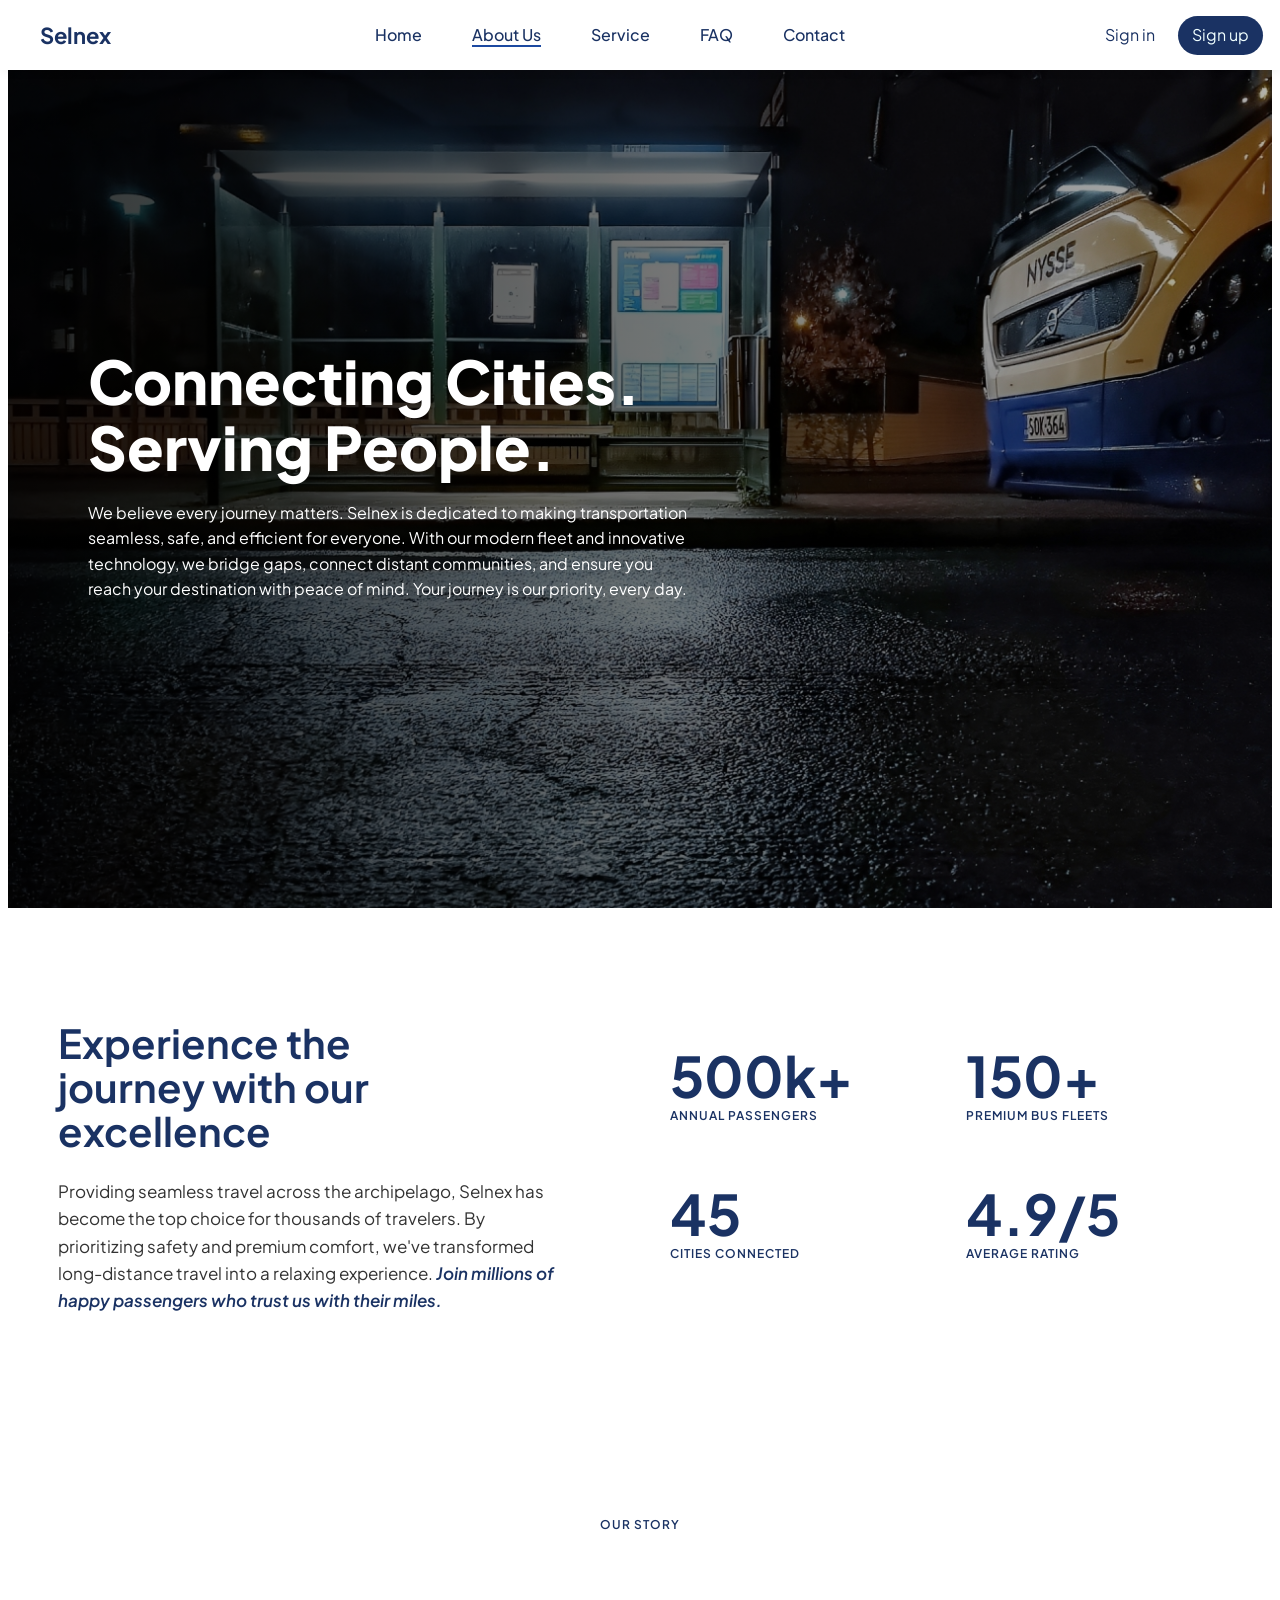
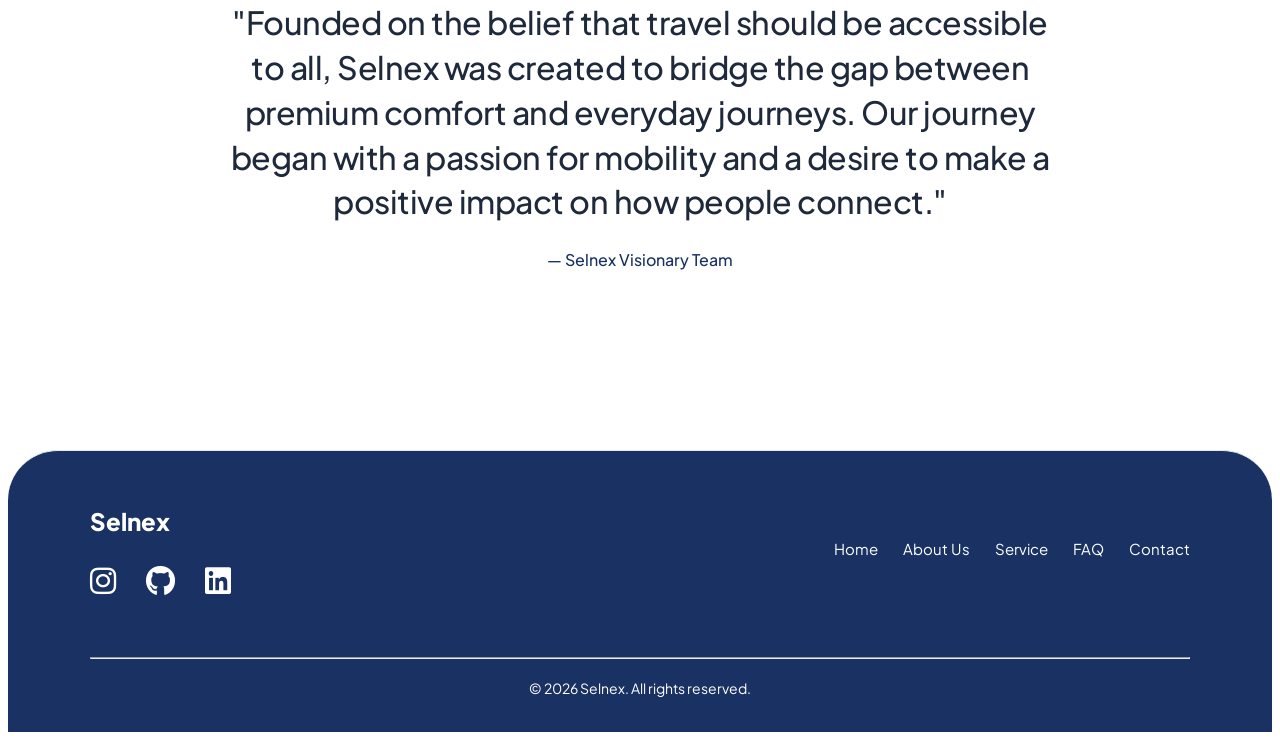
<file: about_us.html>
<!DOCTYPE html>
<html lang="en">
<head>
    <meta charset="UTF-8">
    <link rel="stylesheet" href="https://cdnjs.cloudflare.com/ajax/libs/font-awesome/6.5.0/css/all.min.css">    
    <meta name="viewport" content="width=device-width, initial-scale=1.0">
    <title>About Us</title>
    <style>
        @import url('https://fonts.googleapis.com/css2?family=Plus+Jakarta+Sans:ital,wght@0,200..800;1,200..800&display=swap');


        * {
            font-family: "Plus Jakarta Sans", sans-serif;
        }

        /* Navigation Style */
        nav{
            display: flex;
            justify-content: space-between;
            align-items: center;
            height: 70px;

            position: fixed;
            top: 0;
            left: 0;
            width: 100%; 
            background-color: white;
            z-index: 1000; 
            box-shadow: 0 2px 10px rgba(0,0,0,0.05); 
        }

        nav .logo{
            width: 150px;
            display: flex;
            justify-content: center;
            align-items: center;
            font-size: 22px;
            font-weight: 700;
            color: #1A3263;
        }

        nav .nav{
            display: flex;
            gap: 50px;
            text-decoration: none;
            padding: 10px;
        }

        nav .nav a{
            text-decoration: none;
            color: #1A3263;
            font-size: 16px;
            font-weight: 500;
        }

        nav .nav :nth-child(2){
            color: #1A3263;
            text-decoration: none;
            border-bottom: 2px solid #1c49a1;
        }

        nav .cta{
            display: flex;
            justify-content: center;
            align-items: center;
            width: 190px;
            padding: 10px;
            display: flex;
            gap: 5px;
        }

        nav .cta #sign_in{
            text-decoration: none;
            display: flex;
            justify-content: center;
            align-items: center;
            color: #1A3263;
            width: 85px;
            height: 32px;
            line-height: 1;
            border-radius: 990px;
        }

        nav .cta #sign_up{
            text-decoration: none;
            display: flex;
            justify-content: center;
            align-items: center;
            background-color: #1A3263;
            
            color: azure;
            width: 85px;
            height: 39px;
            line-height: 1;
            border-radius: 100px;
        }

        /* Section Hero Style */
        .hero {
            position: relative;
            width: 100%;
            height: 100vh;
            display: flex;
            align-items: center;
            justify-content: flex-start;
            overflow: hidden;
        }

        .hero .container {
            margin-left: 0 !important; 
            max-width: 100%; 
            padding-left: 80px;
        }

        .hero-img {
            position: absolute;
            top: 0;
            left: 0;
            width: 100%;
            height: 100%;
            object-fit: cover;
            z-index: -1; 
        }

        .hero-overlay {
            position: absolute;
            top: 0;
            left: 0;
            width: 100%;
            height: 100%;
            background: linear-gradient(to right, rgba(0, 0, 0, 0.8), rgba(0, 0, 0, 0.3));
            z-index: 0;
        }

        .about-content {
            position: relative;
            z-index: 1;
            padding: 0 50px;
        }

        .text-wrapper h1 {
            font-size: 60px;
            font-weight: 800;
            color: white;
            line-height: 1.1;
            margin-bottom: 20px;
        }

        .text-wrapper p {
            font-size: 16px;
            color: white;
            max-width: 600px;
            line-height: 1.6;
        }

        .mission{
            width: 100%;
            height: 100vh;
        }

        .stats-section {
            padding: 80px 50px;
            display: flex;
            justify-content: center;
        }

        .stats-container {
            max-width: 1200px;
            width: 100%;
            display: flex;
            justify-content: space-between;
            align-items: center; 
            gap: 60px; 
            flex-wrap: wrap;
        }

        .stats-left {
            flex: 1;
            min-width: 400px;
        }

        .stats-left h2 {
            font-size: 40px; 
            font-weight: 650;
            line-height: 1.1;
            margin-bottom: 25px;
            color: #1A3263;
        }

        .stats-left p {
            font-size: 17px;
            line-height: 1.6;
            color: #333;
            max-width: 500px;
        }

        .stats-left p .light-text {
            color: #1A3263;
            font-weight: 600;
            font-style: italic;
        }

        .stats-right {
            flex: 1;
            display: grid;
            grid-template-columns: repeat(2, 1fr);
            row-gap: 50px; 
            column-gap: 40px;
            min-width: 300px;
        }

        .stat-item h3 {
            font-size: 56px;
            font-weight: 700;
            margin: 0;
            color: #1A3263;
            line-height: 1; 
        }

        .stat-item p {
            font-size: 12px;
            font-weight: 600;
            color: #1A3263;
            text-transform: uppercase;
            margin-top: 5px;
            letter-spacing: 1px;
        }

        .quote-section {
            padding: 100px 0;
            text-align: center;
        }

        .quote-badge {
            display: inline-block;
            padding: 6px 16px;
            color: #1A3263;
            font-size: 12px;
            font-weight: 600;
            margin-bottom: 30px;
            text-transform: uppercase;
            letter-spacing: 1px;
        }

        .quote-content {
            max-width: 850px;
            margin: 0 auto;
        }

        .quote-content p {
            font-size: 32px; 
            font-weight: 500;
            line-height: 1.4;
            color: #1e293b;
            margin-bottom: 25px;
            letter-spacing: -0.5px;
        }

        .quote-content cite {
            font-size: 16px;
            font-style: normal;
            color: #1A3263;
            font-weight: 500;
        }

        /* Footer Section */
        footer {
            background-color: #1A3263;
            color: white;
            width: 100%; 
            padding: 35px 0;
            border-top: 1px solid #e2e8f0;
            margin-top: 80px;
            border-radius: 50px 50px 0px 0px;
        }

        .container {
            max-width: 1100px; 
            margin: 0 auto;
            padding: 0 20px;
        }

        .footer-content {
            display: flex;
            justify-content: space-between;
            align-items: flex-start;
            padding: 0 0 50px;
        }

        .footer-left{
            display: flex;
            flex-direction: column;
            padding: 0px;
            gap: 10px;
            margin-top: 20px;
        }

        .footer-left .footer-logo {
            font-size: 24px;
            font-weight: 800;
            margin-bottom: 15px;
        }

        .footer-left p {
            font-size: 14px;
            margin-bottom: 20px;
        }

        .social-links {
            display: flex;
            gap: 30px;
        }

        .social-links a {
            color: white;
            text-decoration: none;
            font-size: 30px;
            font-weight: 400;
            transition: 0.3s;
        }

        .social-links a:hover {
            color: rgb(84, 119, 146);
        }

        .footer-nav {
            display: flex;
            align-items: center;
            gap: 25px;
            text-align: right;
            margin-top: 53px;
        }

        .footer-nav a {
            color: white;
            text-decoration: none;
            font-size: 15px;
            transition: 0.3s;
        }

        .footer-nav a:hover {
            color: rgb(84, 119, 146);
        }

        hr {
            margin-bottom: 20px;
        }

        .copyright {
            text-align: center;
            width: 100%;
        }

        .copyright p {
            font-size: 14px;
            margin: 0; 
        }

    </style>

</head>
<body>
    <nav>
        <div class="logo">
            Selnex
        </div>
        
        <div class="nav">
            <a href="index.html">Home</a>
            <a href="about_us.html">About Us</a>
            <a href="service.html">Service</a>
            <a href="FAQ.html">FAQ</a>
            <a href="contact.html">Contact</a>
        </div>

        <div class="cta">
            <a id="sign_in" href="#">Sign in</a>
            <a id="sign_up" href="#">Sign up</a>
        </div>
    </nav>

    <section class="hero">
        <img src="img/bg-AboutUs.jpg" alt="Selnex Office" class="hero-img">
        
        <div class="hero-overlay"></div>
        
        <div class="container about-content">
            <div class="text-wrapper">
                <h1>Connecting Cities.<br>Serving People.</h1>
                <p>We believe every journey matters. Selnex is dedicated to making transportation seamless, safe, and efficient for everyone. With our modern fleet and innovative technology, we bridge gaps, connect distant communities, and ensure you reach your destination with peace of mind. Your journey is our priority, every day.</p>
            </div>
        </div>
    </section>

    <section class="stats-section">
        <div class="stats-container">
            <div class="stats-left">
                <h2>Experience the <br><span>journey</span> with our <br><span class="light-text">excellence</span></h2>
                <p>Providing seamless travel across the archipelago, Selnex has become the top choice for thousands of travelers. By prioritizing safety and premium comfort, we've transformed long-distance travel into a relaxing experience. <span class="light-text">Join millions of happy passengers who trust us with their miles.</span></p>
            </div>
    
            <div class="stats-right">
                <div class="stat-item">
                    <h3>500k+</h3>
                    <p>ANNUAL PASSENGERS</p>
                </div>
                <div class="stat-item">
                    <h3>150+</h3>
                    <p>PREMIUM BUS FLEETS</p>
                </div>
                <div class="stat-item">
                    <h3>45</h3>
                    <p>CITIES CONNECTED</p>
                </div>
                <div class="stat-item">
                    <h3>4.9/5</h3>
                    <p>AVERAGE RATING</p>
                </div>
            </div>
        </div>
    </section>

    <section class="quote-section">
        <div class="container">
            <div class="quote-badge">Our Story</div>
            
            <div class="quote-content">
                <p>"Founded on the belief that travel should be accessible to all, Selnex was created to bridge the gap between premium comfort and everyday journeys. Our journey began with a passion for mobility and a desire to make a positive impact on how people connect."</p>
                <cite>— Selnex Visionary Team</cite>
            </div>
        </div>
    </section>

    <footer>
        <div class="container">
            <div class="footer-content">
                <div class="footer-left">
                    <div class="footer-logo">Selnex</div>
                    <div class="social-links">
                        <a href="https://www.instagram.com/arkn.afr/" target="_blank">
                            <i class="fa-brands fa-instagram"></i>
                        </a>
                        <a href="https://github.com/Arkanafarel" target="_blank">
                            <i class="fa-brands fa-github"></i>
                        </a>
                        <a href="https://www.linkedin.com/in/arkan-afarel-6b725133b/" target="_blank">
                            <i class="fa-brands fa-linkedin"></i>
                        </a>
                    </div>
                </div>
    
                <div class="footer-right">
                    <div class="footer-nav">
                        <a href="index.html">Home</a>
                        <a href="about_us.html">About Us</a>
                        <a href="service.html">Service</a>
                        <a href="FAQ.html">FAQ</a>
                        <a href="contact.html">Contact</a>
                    </div>
                </div>
            </div>
    
            <hr>
    
            <div class="copyright">
                <p>&copy; 2026 Selnex. All rights reserved.</p>
            </div>
        </div>
    </footer>


</body>
</html>
</file>
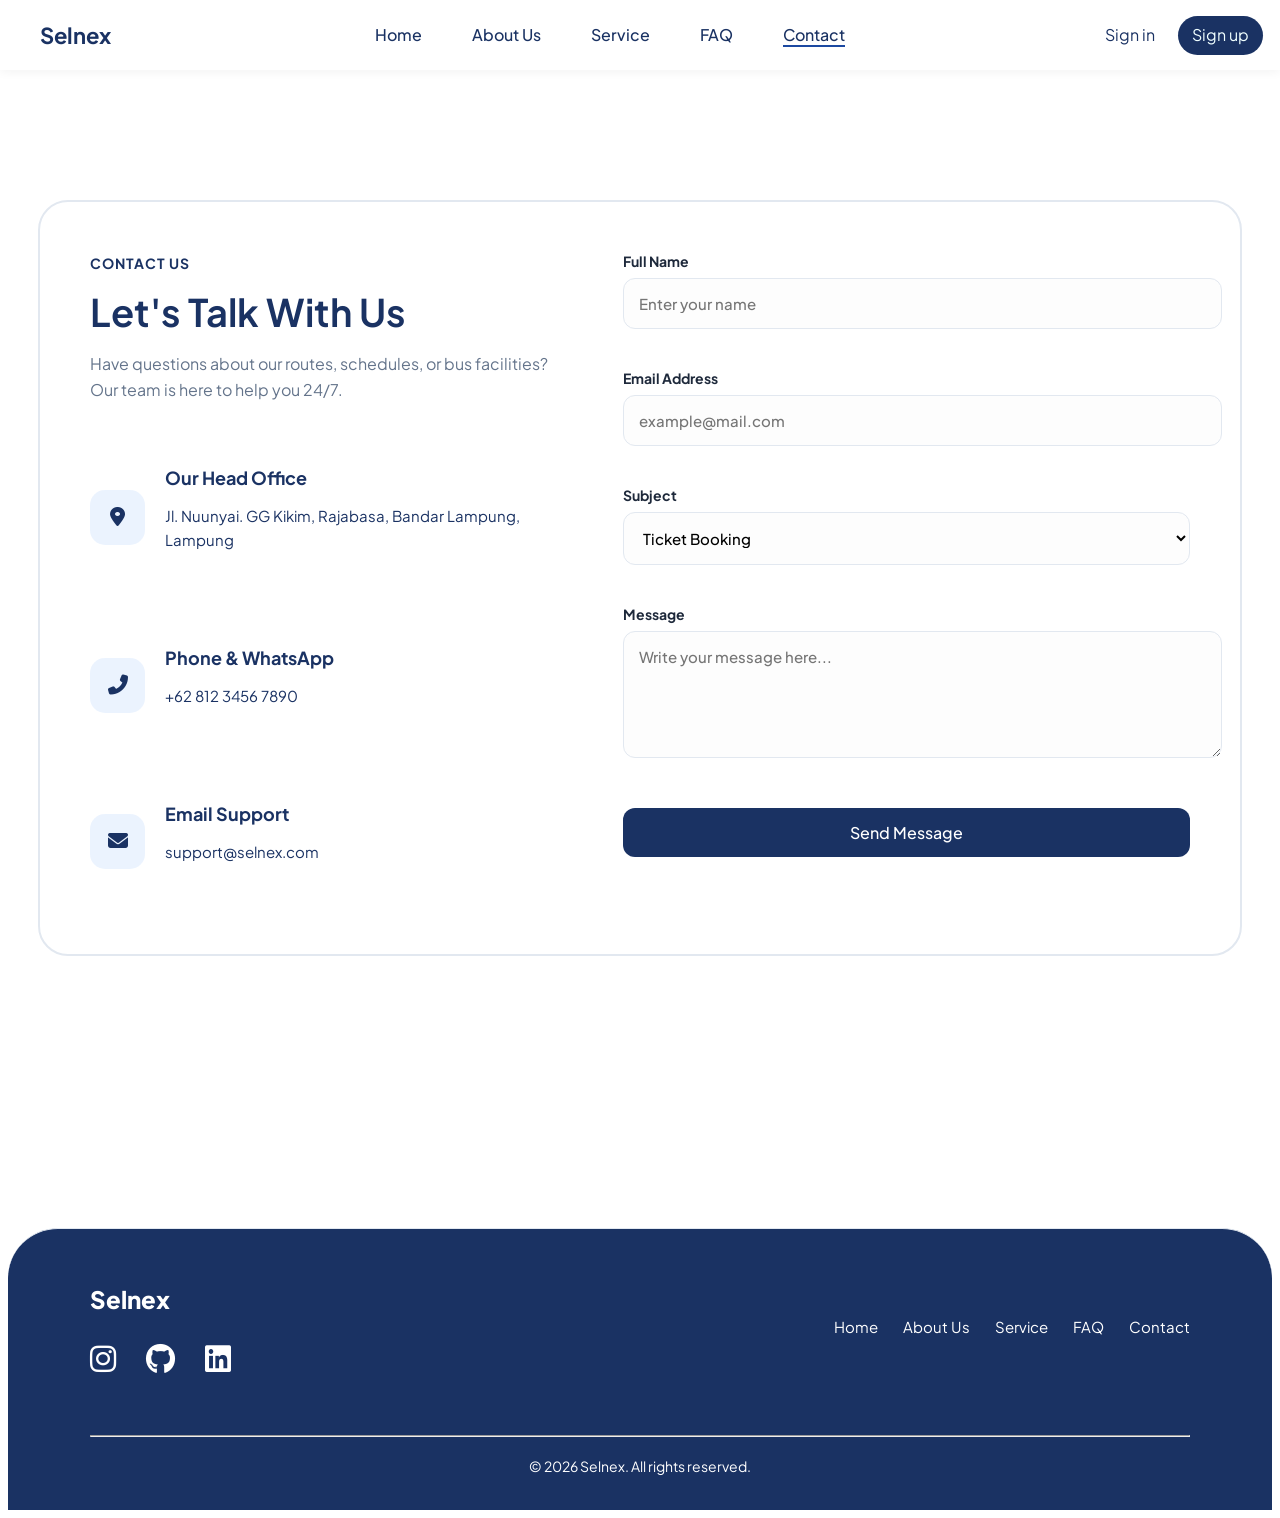
<file: contact.html>
<!DOCTYPE html>
<html lang="en">
<head>
    <meta charset="UTF-8">
    <link rel="stylesheet" href="https://cdnjs.cloudflare.com/ajax/libs/font-awesome/6.5.0/css/all.min.css">    
    <meta name="viewport" content="width=device-width, initial-scale=1.0">
    <title>Contact Us - Selnex</title>

    <style>
        @import url('https://fonts.googleapis.com/css2?family=Plus+Jakarta+Sans:ital,wght@0,200..800;1,200..800&display=swap');

        * {
            font-family: "Plus Jakarta Sans", sans-serif;
        }

        /* Navigation Style */
        nav{
            display: flex;
            justify-content: space-between;
            align-items: center;
            height: 70px;

            position: fixed;
            top: 0;
            left: 0;
            width: 100%; 
            background-color: white;
            z-index: 1000; 
            box-shadow: 0 2px 10px rgba(0,0,0,0.05); 

        }

        nav .logo{
            width: 150px;
            display: flex;
            justify-content: center;
            align-items: center;
            font-size: 22px;
            font-weight: 700;
            color: #1A3263;
        }

        nav .nav{
            display: flex;
            gap: 50px;
            text-decoration: none;
            padding: 10px;
        }

        nav .nav a{
            text-decoration: none;
            color: #1A3263;
            font-size: 16px;
            font-weight: 500;
        }

        nav .nav :last-child{
            color: #1A3263;
            text-decoration: none;
            border-bottom: 2px solid #1c49a1;
        }

        nav .cta{
            display: flex;
            justify-content: center;
            align-items: center;
            width: 190px;
            padding: 10px;
            display: flex;
            gap: 5px;
        }

        nav .cta #sign_in{
            text-decoration: none;
            display: flex;
            justify-content: center;
            align-items: center;
            color: #1A3263;
            width: 85px;
            height: 32px;
            line-height: 1;
            border-radius: 990px;
        }

        nav .cta #sign_up{
            text-decoration: none;
            display: flex;
            justify-content: center;
            align-items: center;
            background-color: #1A3263;
            color: azure;
            width: 85px;
            height: 39px;
            line-height: 1;
            border-radius: 100px;
        }

        /* Contact Page Style */
        .contact-page {
            width: 100%;
            min-height: 100vh;
            display: flex;
            justify-content: center;
            align-items: center;
            padding: 120px 0;
        }

        .contact-container {
            max-width: 1100px;
            width: 100%;
            display: grid;
            grid-template-columns: 1fr 1.2fr;
            gap: 60px;
            padding: 50px;
            border: 2px solid #e2e8f0;
            border-radius: 30px;
        }

        .contact-info .sub-title {
            color: #1A3263;
            font-weight: 700;
            text-transform: uppercase;
            font-size: 14px;
            letter-spacing: 1px;
        }

        .contact-info h2 {
            font-size: 38px;
            font-weight: 650;
            margin: 15px 0;
            color: #1A3263;
        }

        .contact-info p {
            color: #64748b;
            line-height: 1.6;
            margin-bottom: 40px;
        }

        .info-items {
            display: flex;
            flex-direction: column;
            gap: 30px;
        }

        .info-items .item {
            display: flex;
            align-items: center;
            gap: 20px;
        }

        .info-items .icon {
            width: 55px;
            height: 55px;
            background: rgba(61, 142, 241, 0.1);
            color: #1A3263;
            display: flex;
            justify-content: center;
            align-items: center;
            border-radius: 15px;
            font-size: 20px;
            transition: 0.3s;
            flex-shrink: 0;
        }

        .info-items .item:hover .icon {
            background: #1A3263;
            color: white;
            transform: scale(1.1);
        }

        .info-items .text h4 {
            color: #1A3263;
            font-size: 18px;
            margin-bottom: 4px;
        }

        .info-items .text p {
            font-size: 15px;
            color: #1A3263;
        }

        /* --- Form Styling --- */
        .contact-form {
            display: flex;
            flex-direction: column;
            gap: 40px;
        }

        .input-group {
            display: flex;
            flex-direction: column;
            gap: 8px;
        }

        .input-group label {
            font-size: 14px;
            font-weight: 700;
            color: #1e293b;
        }

        .input-group input, .input-group select, .input-group textarea {
            padding: 15px;
            border: 1px solid #e2e8f0;
            border-radius: 12px;
            font-size: 15px;
            outline: none;
            transition: 0.3s;
            width: 100%;
            background-color: #fdfdfd;
            font-weight: 500;
        }

        .input-group input:focus, .input-group select:focus, .input-group textarea:focus {
            border-color: #1A3263;
            box-shadow: 0 0 0 4px rgba(61, 142, 241, 0.1);
            background-color: white;
        }

        .submit-btn {
            background: #1A3263;
            color: white;
            padding: 14px;
            border: none;
            border-radius: 12px;
            font-weight: 500;
            font-size: 16px;
            cursor: pointer;
            transition: 0.3s;
            margin-top: 10px;
        }

        .submit-btn:hover {
            background: #1A3263;
            transform: translateY(-2px);
            box-shadow: 0 5px 15px rgba(37, 99, 235, 0.3);
        }

        /*Footer Style */
        footer {
            background-color: #1A3263;
            color: white;
            width: 100%; 
            padding: 35px 0;
            border-top: 1px solid #e2e8f0;
            margin-top: 80px;
            border-radius: 50px 50px 0px 0px;
        }

        .container {
            max-width: 1100px; 
            margin: 0 auto;
            padding: 0 20px;
        }

        .footer-content {
            display: flex;
            justify-content: space-between;
            align-items: flex-start;
            padding: 0 0 50px;
        }

        .footer-left{
            display: flex;
            flex-direction: column;
            padding: 0px;
            gap: 10px;
            margin-top: 20px;
        }

        .footer-left .footer-logo {
            font-size: 24px;
            font-weight: 800;
            margin-bottom: 15px;
        }

        .footer-left p {
            font-size: 14px;
            margin-bottom: 20px;
        }

        .social-links {
            display: flex;
            gap: 30px;
        }

        .social-links a {
            color: white;
            text-decoration: none;
            font-size: 30px;
            font-weight: 400;
            transition: 0.3s;
        }

        .social-links a:hover {
            color: rgb(84, 119, 146);
        }

        .footer-nav {
            display: flex;
            align-items: center;
            gap: 25px;
            text-align: right;
            margin-top: 53px;
        }

        .footer-nav a {
            color: white;
            text-decoration: none;
            font-size: 15px;
            transition: 0.3s;
        }

        .footer-nav a:hover {
            color: rgb(84, 119, 146);
        }

        hr {
            margin-bottom: 20px;
        }

        .copyright {
            text-align: center;
            width: 100%;
        }

        .copyright p {
            font-size: 14px;
            margin: 0; 
        }


    </style>
</head>
<body>

    <nav>
        <div class="logo">Selnex</div>
        <div class="nav">
            <a href="index.html">Home</a>
            <a href="about_us.html">About Us</a>
            <a href="service.html">Service</a>
            <a href="FAQ.html">FAQ</a>
            <a href="contact.html">Contact</a>
        </div>
        <div class="cta">
            <a id="sign_in" href="#">Sign in</a>
            <a id="sign_up" href="#">Sign up</a>
        </div>
    </nav>

    <section class="contact-page">
        <div class="contact-container">
            <div class="contact-info">
                <span class="sub-title">Contact Us</span>
                <h2>Let's Talk With Us</h2>
                <p>Have questions about our routes, schedules, or bus facilities? Our team is here to help you 24/7.</p>
                
                <div class="info-items">
                    <div class="item">
                        <div class="icon"><i class="fas fa-map-marker-alt"></i></div>
                        <div class="text">
                            <h4>Our Head Office</h4>
                            <p>Jl. Nuunyai. GG Kikim, Rajabasa, Bandar Lampung, Lampung</p>
                        </div>
                    </div>
                    <div class="item">
                        <div class="icon"><i class="fas fa-phone-alt"></i></div>
                        <div class="text">
                            <h4>Phone & WhatsApp</h4>
                            <p>+62 812 3456 7890</p>
                        </div>
                    </div>
                    <div class="item">
                        <div class="icon"><i class="fas fa-envelope"></i></div>
                        <div class="text">
                            <h4>Email Support</h4>
                            <p>support@selnex.com</p>
                        </div>
                    </div>
                </div>
            </div>
    
            <div class="contact-form-wrapper">
                <form action="#" method="POST" class="contact-form">
                    <div class="input-group">
                        <label for="full-name">Full Name</label>
                        <input type="text" id="full-name" name="full_name" placeholder="Enter your name" required>
                    </div>
    
                    <div class="input-group">
                        <label for="email">Email Address</label>
                        <input type="email" id="email" name="email_address" placeholder="example@mail.com" required>
                    </div>
    
                    <div class="input-group">
                        <label for="subject">Subject</label>
                        <select id="subject" name="subject">
                            <option value="ticket">Ticket Booking</option>
                            <option value="reschedule">Reschedule Support</option>
                            <option value="refund">Refund Claim</option>
                            <option value="other">Other Question</option>
                        </select>
                    </div>
    
                    <div class="input-group">
                        <label for="message">Message</label>
                        <textarea id="message" name="message" rows="5" placeholder="Write your message here..."></textarea>
                    </div>
    
                    <button type="submit" class="submit-btn">Send Message</button>
                </form>
            </div>
        </div>
    </section>

    <footer>
        <div class="container">
            <div class="footer-content">
                <div class="footer-left">
                    <div class="footer-logo">Selnex</div>
                    <div class="social-links">
                        <a href="https://www.instagram.com/arkn.afr/" target="_blank"><i class="fab fa-instagram"></i></a>
                        <a href="https://github.com/Arkanafarel" target="_blank"><i class="fab fa-github"></i></a>
                        <a href="https://www.linkedin.com/in/arkan-afarel-6b725133b/" target="_blank"><i class="fab fa-linkedin"></i></a>
                    </div>
                </div>
                <div class="footer-nav">
                    <a href="index.html">Home</a>
                    <a href="about_us.html">About Us</a>
                    <a href="service.html">Service</a>
                    <a href="FAQ.html">FAQ</a>
                    <a href="contact.html">Contact</a>
                </div>
            </div>
            <hr>
            <div class="copyright">
                <p>&copy; 2026 Selnex. All rights reserved.</p>
            </div>
        </div>
    </footer>

</body>
</html>
</file>
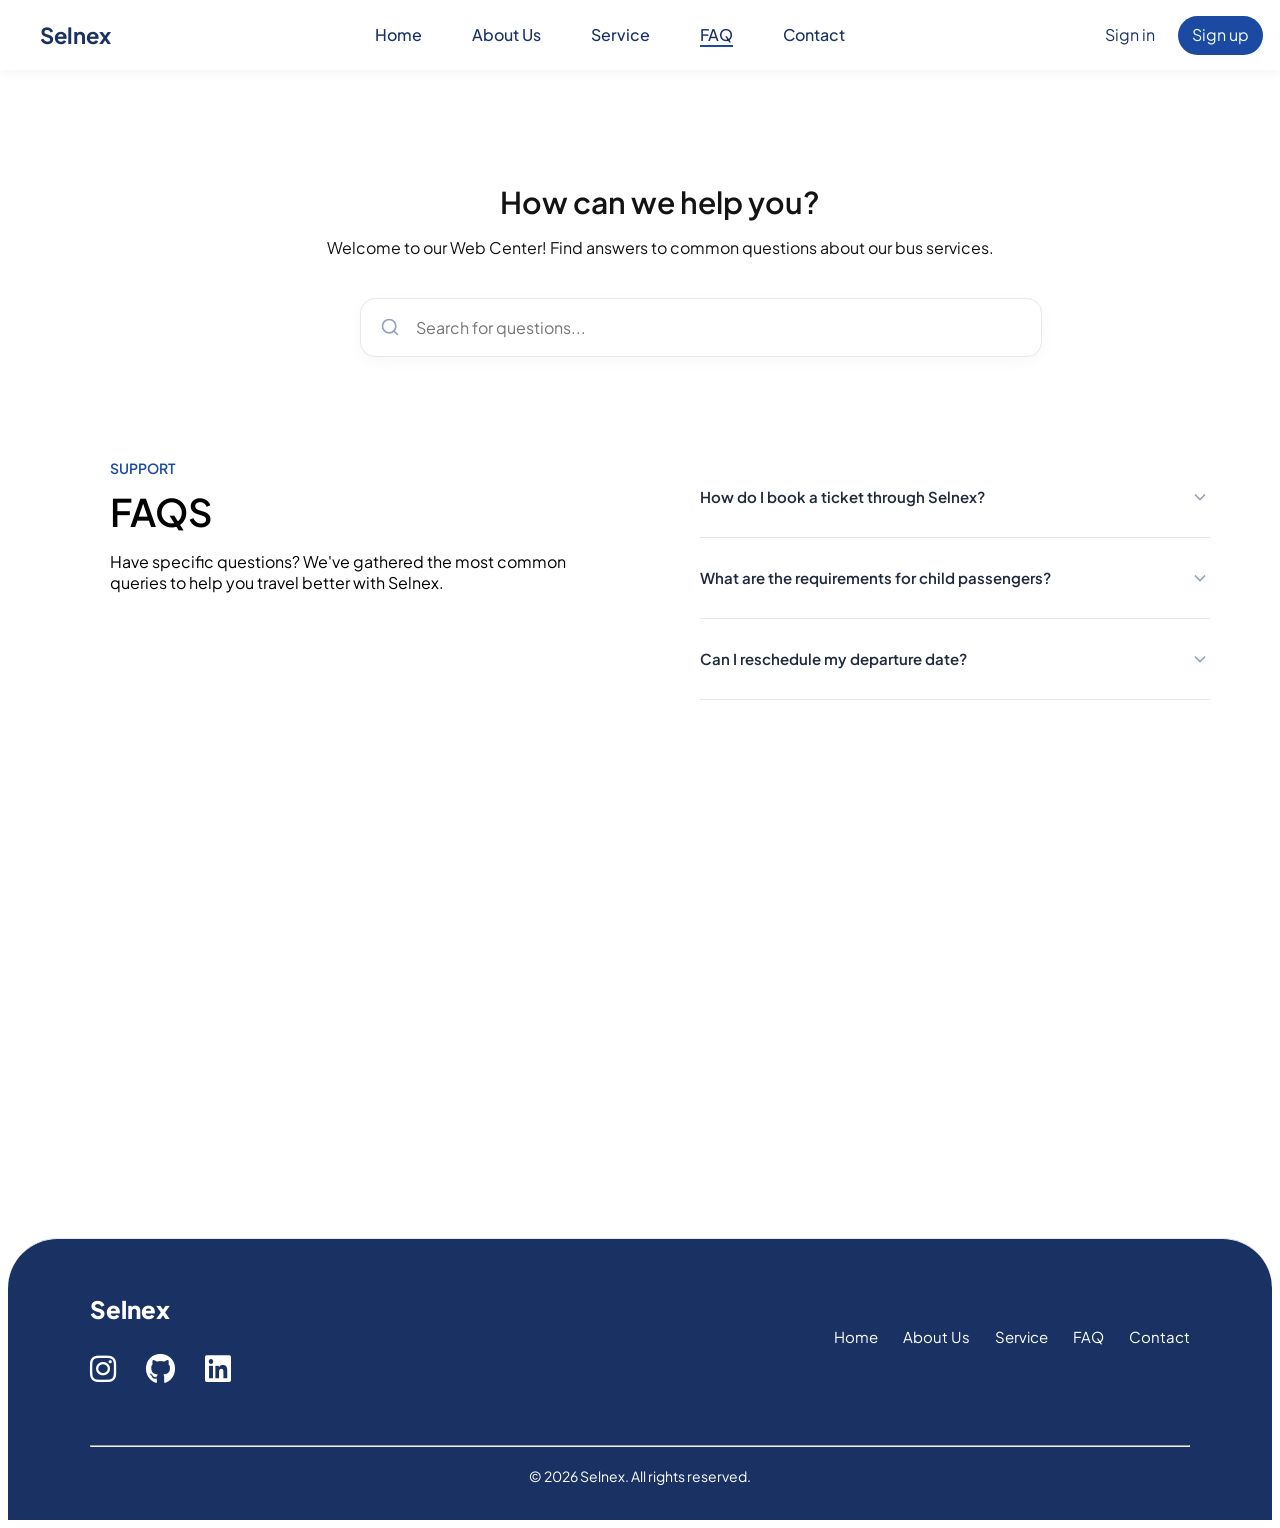
<file: FAQ.html>
<!DOCTYPE html>
<html lang="en">
<head>
    <meta charset="UTF-8">
    <link rel="stylesheet" href="https://cdnjs.cloudflare.com/ajax/libs/font-awesome/6.5.0/css/all.min.css">    
    <meta name="viewport" content="width=device-width, initial-scale=1.0">
    <title>FAQ - Selnex</title>

    <style>
        @import url('https://fonts.googleapis.com/css2?family=Plus+Jakarta+Sans:ital,wght@0,200..800;1,200..800&display=swap');

        * {
            font-family: "Plus Jakarta Sans", sans-serif;
        }


        /*Navigation Style*/
        nav{
            display: flex;
            justify-content: space-between;
            align-items: center;
            height: 70px;

            position: fixed;
            top: 0;
            left: 0;
            width: 100%; 
            background-color: white;
            z-index: 1000; 
            box-shadow: 0 2px 10px rgba(0,0,0,0.05); 
        }

        nav .logo{
            width: 150px;
            display: flex;
            justify-content: center;
            align-items: center;
            font-size: 22px;
            font-weight: 700;
            color: #1A3263;
        }

        nav .nav{
            display: flex;
            gap: 50px;
            text-decoration: none;
            padding: 10px;
        }

        nav .nav a{
            text-decoration: none;
            color: #1A3263;
            font-size: 16px;
            font-weight: 500;
        }

        nav .nav :nth-child(4){
            color:  #1A3263;
            text-decoration: none;
            border-bottom: 2px solid #1c49a1;
        }

        nav .cta{
            display: flex;
            justify-content: center;
            align-items: center;
            width: 190px;
            padding: 10px;
            display: flex;
            gap: 5px;
        }

        nav .cta #sign_in{
            text-decoration: none;
            display: flex;
            justify-content: center;
            align-items: center;
            color:  #1A3263;
            width: 85px;
            height: 32px;
            line-height: 1;
            border-radius: 990px;
        }

        nav .cta #sign_up{
            text-decoration: none;
            display: flex;
            justify-content: center;
            align-items: center;
            background-color: #1c49a1;
            
            color: azure;
            width: 85px;
            height: 39px;
            line-height: 1;
            border-radius: 100px;
        }


        /* FAQ Section Style */
        .FAQ-page {
            width: 100%;
            min-height: 100vh;
            display: flex;
            flex-direction: column;
            align-items: center;
            padding: 150px 20px 100px; 
        }

        .FAQ-header-section {
            text-align: center;
            max-width: 800px;
            width: 100%;
            margin-bottom: 100px;
        }

        .FAQ-header-section h2 {
            font-size: 30px;
            font-weight: 600;
            color: rgb(19, 19, 19);
            margin-bottom: 15px;
        }

        .FAQ-header-section p {
            color: rgb(19, 19, 19);
            margin-bottom: 40px;
        }

        .search-wrapper {
            position: relative;
            max-width: 600px;
            margin: 0 auto;
        }

        .search-icon {
            position: absolute;
            left: 20px;
            top: 50%;
            transform: translateY(-50%);
            color: #94a3b8;
        }

        .search-wrapper input {
            width: 100%;
            padding: 18px 25px 18px 55px;
            font-size: 16px;
            border: 1px solid #e2e8f0;
            border-radius: 15px;
            outline: none;
            box-shadow: 0 4px 15px rgba(0,0,0,0.03);
            transition: 0.3s;
        }

        .search-wrapper input:focus { border-color: #3d8ef1; }

        .faq-list-section {
            display: flex;
            justify-content: space-between;
            max-width: 1100px;
            width: 100%;
            gap: 80px;
        }

        .faq-list-left { flex: 1; }
        .faq-list-right { flex: 1; }

        .support-label { color: #1c49a1; font-weight: 600; font-size: 14px; text-transform: uppercase; }
        .faq-list-left h2 { font-size: 38px; font-weight: 600; margin: 10px 0; }

        .faq-accordion {
            border-bottom: 1px solid #e2e8f0;
            padding: 10px 0;
        }

        .accordion-toggle { display: none; } 

        .accordion-header {
            display: flex;
            justify-content: space-between;
            align-items: center;
            padding: 20px 0;
            cursor: pointer;
            width: 100%;
        }

        .accordion-header span { font-size: 15px; font-weight: 600; color: #1e293b; transition: 0.3s; }
        .icon-arrow { color: #94a3b8; transition: 0.4s; }

        .accordion-content {
            max-height: 0; 
            overflow: hidden;
            transition: all 0.4s cubic-bezier(0, 1, 0, 1);
        }

        .accordion-content p {
            padding-bottom: 15px;
            color: #64748b;
            line-height: 1.7;
            font-size: 15px;
        }

        .accordion-toggle:checked ~ .accordion-content {
            max-height: 500px;
            transition: all 0.4s ease-in-out;
        }

        .accordion-toggle:checked ~ .accordion-header .icon-arrow {
            transform: rotate(180deg); 
        }

        .accordion-toggle:checked ~ .accordion-header span {
            color: #1A3263; 
        }

        /* Footer Style */
        footer {
            background-color: #1A3263;
            color: white;
            width: 100%; 
            padding: 35px 0;
            border-top: 1px solid #e2e8f0;
            margin-top: 80px;
            border-radius: 50px 50px 0px 0px;
        }

        .container {
            max-width: 1100px; 
            margin: 0 auto;
            padding: 0 20px;
        }

        .footer-content {
            display: flex;
            justify-content: space-between;
            align-items: flex-start;
            padding: 0 0 50px;
        }

        .footer-left{
            display: flex;
            flex-direction: column;
            padding: 0px;
            gap: 10px;
            margin-top: 20px;
        }

        .footer-left .footer-logo {
            font-size: 24px;
            font-weight: 800;
            margin-bottom: 15px;
        }

        .footer-left p {
            font-size: 14px;
            margin-bottom: 20px;
        }

        .social-links {
            display: flex;
            gap: 30px;
        }

        .social-links a {
            color: white;
            text-decoration: none;
            font-size: 30px;
            font-weight: 400;
            transition: 0.3s;
        }

        .social-links a:hover {
            color: rgb(84, 119, 146);
        }

        .footer-nav {
            display: flex;
            align-items: center;
            gap: 25px;
            text-align: right;
            margin-top: 53px;
        }

        .footer-nav a {
            color: white;
            text-decoration: none;
            font-size: 15px;
            transition: 0.3s;
        }

        .footer-nav a:hover {
            color: rgb(84, 119, 146);
        }

        hr {
            margin-bottom: 20px;
        }

        .copyright {
            text-align: center;
            width: 100%;
        }

        .copyright p {
            font-size: 14px;
            margin: 0; 
        }
        
    </style>
</head>
<body>

    <nav>
        <div class="logo">Selnex</div>
        <div class="nav">
            <a href="index.html">Home</a>
            <a href="about_us.html">About Us</a>
            <a href="service.html">Service</a>
            <a href="FAQ.html" class="active">FAQ</a>
            <a href="contact.html">Contact</a>
        </div>
        <div class="cta">
            <a id="sign_in" href="#">Sign in</a>
            <a id="sign_up" href="#">Sign up</a>
        </div>
    </nav>

    <section class="FAQ-page">
        <div class="FAQ-header-section">
            <h2>How can we help you?</h2>
            <p>Welcome to our Web Center! Find answers to common questions about our bus services.</p>
            <div class="search-wrapper">
                <svg class="search-icon" xmlns="http://www.w3.org/2000/svg" width="20" height="20" viewBox="0 0 24 24" fill="none" stroke="currentColor" stroke-width="2" stroke-linecap="round" stroke-linejoin="round">
                    <circle cx="11" cy="11" r="8"></circle>
                    <line x1="21" y1="21" x2="16.65" y2="16.65"></line>
                </svg>
                <input type="text" placeholder="Search for questions...">
            </div>
        </div>

        <div class="faq-list-section">
            <div class="faq-list-left">
                <span class="support-label">Support</span>
                <h2>FAQS</h2>
                <p>Have specific questions? We've gathered the most common queries to help you travel better with Selnex.</p>
            </div>
        
            <div class="faq-list-right">
                <div class="faq-accordion">
                    <input type="checkbox" id="faq-1" class="accordion-toggle">
                    <label for="faq-1" class="accordion-header">
                        <span>How do I book a ticket through Selnex?</span>
                        <svg class="icon-arrow" width="20" height="20" viewBox="0 0 24 24" fill="none" stroke="currentColor" stroke-width="2"><path d="M6 9l6 6 6-6"/></svg>
                    </label>
                    <div class="accordion-content">
                        <p>You can book your ticket through our official website or mobile app. Simply select your departure, destination, and date, then choose your preferred seat and complete the payment.</p>
                    </div>
                </div>
                
                <div class="faq-accordion">
                    <input type="checkbox" id="faq-2" class="accordion-toggle">
                    <label for="faq-2" class="accordion-header">
                        <span>What are the requirements for child passengers?</span>
                        <svg class="icon-arrow" width="20" height="20" viewBox="0 0 24 24" fill="none" stroke="currentColor" stroke-width="2"><path d="M6 9l6 6 6-6"/></svg>
                    </label>
                    <div class="accordion-content">
                        <p>Children under 3 years old can travel for free if they sit on an adult's lap. Children aged 3 and above require a full-price ticket and their own seat.</p>
                    </div>
                </div>

                <div class="faq-accordion">
                    <input type="checkbox" id="faq-3" class="accordion-toggle">
                    <label for="faq-3" class="accordion-header">
                        <span>Can I reschedule my departure date?</span>
                        <svg class="icon-arrow" width="20" height="20" viewBox="0 0 24 24" fill="none" stroke="currentColor" stroke-width="2"><path d="M6 9l6 6 6-6"/></svg>
                    </label>
                    <div class="accordion-content">
                        <p>Yes, rescheduling is available up to 24 hours before departure through our "Manage Booking" section, subject to seat availability and a small administrative fee.</p>
                    </div>
                </div>
            </div>
        </div>
    </section>

    <footer>
        <div class="container">
            <div class="footer-content">
                <div class="footer-left">
                    <div class="footer-logo">Selnex</div>
                    <div class="social-links">
                        <a href="https://www.instagram.com/arkn.afr/" target="_blank">
                            <i class="fa-brands fa-instagram"></i>
                        </a>
                        <a href="https://github.com/Arkanafarel" target="_blank">
                            <i class="fa-brands fa-github"></i>
                        </a>
                        <a href="https://www.linkedin.com/in/arkan-afarel-6b725133b/" target="_blank">
                            <i class="fa-brands fa-linkedin"></i>
                        </a>
                    </div>
                </div>
    
                <div class="footer-right">
                    <div class="footer-nav">
                        <a href="index.html">Home</a>
                        <a href="about_us.html">About Us</a>
                        <a href="service.html">Service</a>
                        <a href="FAQ.html">FAQ</a>
                        <a href="contact.html">Contact</a>
                    </div>
                </div>
            </div>
    
            <hr>
    
            <div class="copyright">
                <p>&copy; 2026 Selnex. All rights reserved.</p>
            </div>
        </div>
    </footer>

</body>
</html>
</file>
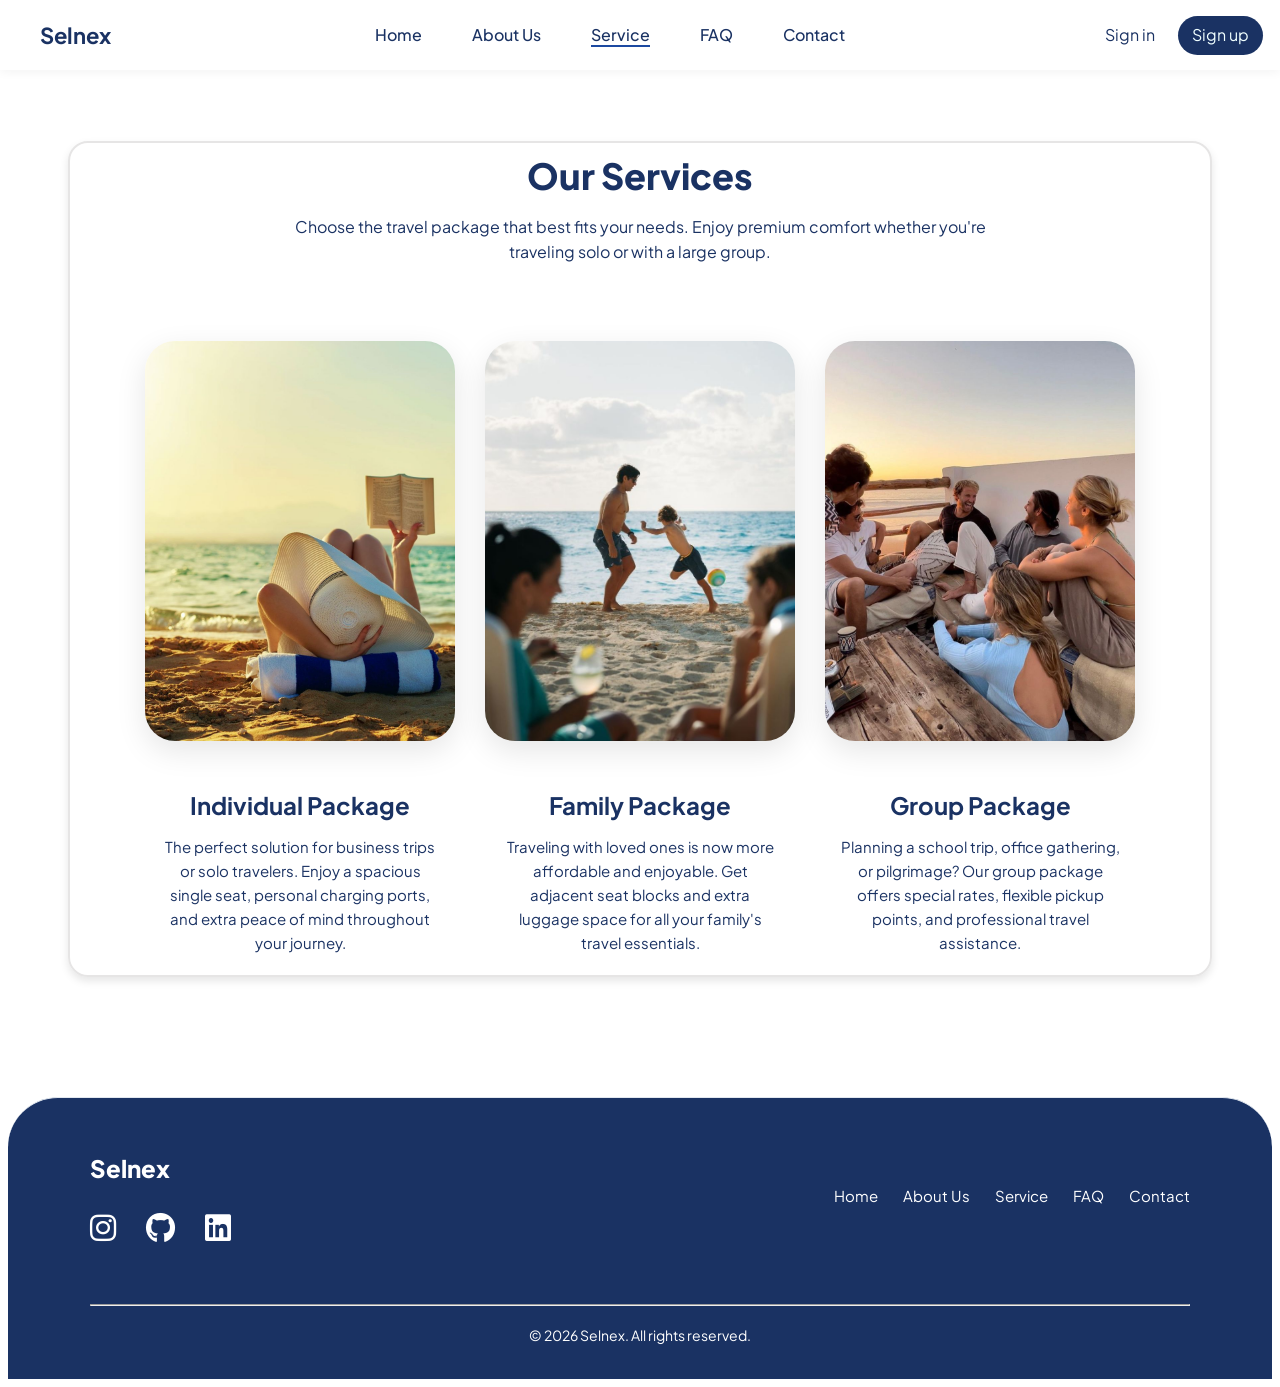
<file: service.html>
<!DOCTYPE html>
<html lang="en">
<head>
    <meta charset="UTF-8">
    <link rel="stylesheet" href="https://cdnjs.cloudflare.com/ajax/libs/font-awesome/6.5.0/css/all.min.css">    

    <meta name="viewport" content="width=device-width, initial-scale=1.0">
    <title>Our Service</title>

    <style>
        @import url('https://fonts.googleapis.com/css2?family=Plus+Jakarta+Sans:ital,wght@0,200..800;1,200..800&display=swap');


        * {
            font-family: "Plus Jakarta Sans", sans-serif;
        }

        /* Navigation Style */
        nav{
            display: flex;
            justify-content: space-between;
            align-items: center;
            height: 70px;

            position: fixed;
            top: 0;
            left: 0;
            width: 100%; 
            background-color: white;
            z-index: 1000; 
            box-shadow: 0 2px 10px rgba(0,0,0,0.05); 

        }

        nav .logo{
            width: 150px;
            display: flex;
            justify-content: center;
            align-items: center;
            font-size: 22px;
            font-weight: 700;
            color: #1A3263;
        }

        nav .nav{
            display: flex;
            gap: 50px;
            text-decoration: none;
            padding: 10px;
        }

        nav .nav a{
            text-decoration: none;
            color: #1A3263;
            font-size: 16px;
            font-weight: 500;
        }

        nav .nav :nth-child(3){
            color: #1A3263;
            text-decoration: none;
            border-bottom: 2px solid #1c49a1;
        }

        nav .cta{
            display: flex;
            justify-content: center;
            align-items: center;
            width: 190px;
            padding: 10px;
            display: flex;
            gap: 5px;
        }

        nav .cta #sign_in{
            text-decoration: none;
            display: flex;
            justify-content: center;
            align-items: center;
            color: #1A3263;
            width: 85px;
            height: 32px;
            line-height: 1;
            border-radius: 990px;
        }

        nav .cta #sign_up{
            text-decoration: none;
            display: flex;
            justify-content: center;
            align-items: center;
            background-color: #1A3263;
            color: azure;
            width: 85px;
            height: 39px;
            line-height: 1;
            border-radius: 100px;
        }

        /* Service Section Style */
        .services-page {
            padding: 2.5em;
        }

        .service-container{
            border: 2px solid #e6e5e5;
            box-shadow: 0 4px 8px rgba(0, 0, 0, 0.1);
            border-radius: 20px;
            width: 100%;
            display: flex;
            flex-direction: column;
            align-items: center;
            
            max-width: 1100px; 
            margin: 0 auto;
            padding: 20px 20px 20px;
            margin-top: 93px;
        }

        .service-header {
            text-align: center;
            max-width: 700px;
            margin: -40px auto 60px;
            
        }

        .service-header h2 {
            font-size: 36px;
            font-weight: 800;
            color: #1A3263;
            margin-bottom: 15px;
        }

        .service-header p {
            font-size: 16px;
            color: #1A3263;
            line-height: 1.6;
        }

        .service-grid {
            display: grid;
            grid-template-columns: repeat(3, 1fr);
            gap: 30px;
            width: 90%;
            max-width: 1100px;
            margin: 0 auto !important;
        }

        .service-item {
            text-align: center;
            display: flex;
            flex-direction: column;
            align-items: center; 
            transition: transform 0.5s ease;
        }

        .service-item:hover {
            transform: translateY(-20px); 
        }

        .service-item img {
            width: 100%; 
            height: 400px; 
            object-fit: cover;
            border-radius: 30px;
            margin-bottom: 25px;
            box-shadow: 0 10px 30px rgba(0,0,0,0.1);
        }

        .service-item h3 {
            font-size: 24px;
            font-weight: 700;
            color: #1A3263;
            margin-bottom: 15px;
        }

        .service-item h3::after {
            display: block;
            width: 40px;
            height: 4px;
            background: #1A3263;
            margin: 10px auto 0;
            border-radius: 10px;
        }

        .service-item p {
            font-size: 15px;
            color: #1A3263;
            line-height: 1.6;
            max-width: 280px; 
            margin: 0 auto;
        }

        /* Footer Style */
        footer {
            background-color: #1A3263;
            color: white;
            width: 100%; 
            padding: 35px 0;
            border-top: 1px solid #e2e8f0;
            margin-top: 80px;
            border-radius: 50px 50px 0px 0px;
        }

        .container {
            max-width: 1100px; 
            margin: 0 auto;
            padding: 0 20px;
        }

        .footer-content {
            display: flex;
            justify-content: space-between;
            align-items: flex-start;
            padding: 0 0 50px;
        }

        .footer-left{
            display: flex;
            flex-direction: column;
            padding: 0px;
            gap: 10px;
            margin-top: 20px;
        }

        .footer-left .footer-logo {
            font-size: 24px;
            font-weight: 800;
            margin-bottom: 15px;
        }

        .footer-left p {
            font-size: 14px;
            margin-bottom: 20px;
        }

        .social-links {
            display: flex;
            gap: 30px;
        }

        .social-links a {
            color: white;
            text-decoration: none;
            font-size: 30px;
            font-weight: 400;
            transition: 0.3s;
        }

        .social-links a:hover {
            color: rgb(84, 119, 146);
        }

        .footer-nav {
            display: flex;
            align-items: center;
            gap: 25px;
            text-align: right;
            margin-top: 53px;
        }

        .footer-nav a {
            color: white;
            text-decoration: none;
            font-size: 15px;
            transition: 0.3s;
        }

        .footer-nav a:hover {
            color: rgb(84, 119, 146);
        }

        hr {
            margin-bottom: 20px;
        }

        .copyright {
            text-align: center;
            width: 100%;
        }

        .copyright p {
            font-size: 14px;
            margin: 0; 
        }

    </style>
</head>
<body>
    <nav>
        <div class="logo">
            Selnex
        </div>
        
        <div class="nav">
            <a href="index.html">Home</a>
            <a href="about_us.html">About Us</a>
            <a href="service.html">Service</a>
            <a href="FAQ.html">FAQ</a>
            <a href="contact.html">Contact</a>
        </div>

        <div class="cta">
            <a id="sign_in" href="#">Sign in</a>
            <a id="sign_up" href="#">Sign up</a>
        </div>
    </nav>

    <section class="services-page">
        <div class="service-container">
            <div class="service-header">
                <h2>Our Services</h2>
                <p>Choose the travel package that best fits your needs. Enjoy premium comfort whether you're traveling solo or with a large group.</p>
            </div>
        
            <div class="service-grid">
                <div class="service-item">
                    <img src="img/paket-individu.jpg" alt="Individual Package">
                    <h3>Individual Package</h3>
                    <p>The perfect solution for business trips or solo travelers. Enjoy a spacious single seat, personal charging ports, and extra peace of mind throughout your journey.</p>
                </div>
        
                <div class="service-item">
                    <img src="img/paket-keluarga.jpg" alt="Family Package">
                    <h3>Family Package</h3>
                    <p>Traveling with loved ones is now more affordable and enjoyable. Get adjacent seat blocks and extra luggage space for all your family's travel essentials.</p>
                </div>
        
                <div class="service-item">
                    <img src="img/paket-group.jpg" alt="Group Package">
                    <h3>Group Package</h3>
                    <p>Planning a school trip, office gathering, or pilgrimage? Our group package offers special rates, flexible pickup points, and professional travel assistance.</p>
                </div>
            </div>
        </div>
        
    </section>

    <footer>
        <div class="container">
            <div class="footer-content">
                <div class="footer-left">
                    <div class="footer-logo">Selnex</div>
                    <div class="social-links">
                        <a href="https://www.instagram.com/arkn.afr/" target="_blank">
                            <i class="fa-brands fa-instagram"></i>
                        </a>
                        <a href="https://github.com/Arkanafarel" target="_blank">
                            <i class="fa-brands fa-github"></i>
                        </a>
                        <a href="https://www.linkedin.com/in/arkan-afarel-6b725133b/" target="_blank">
                            <i class="fa-brands fa-linkedin"></i>
                        </a>
                    </div>
                </div>
    
                <div class="footer-right">
                    <div class="footer-nav">
                        <a href="index.html">Home</a>
                        <a href="about_us.html">About Us</a>
                        <a href="service.html">Service</a>
                        <a href="FAQ.html">FAQ</a>
                        <a href="contact.html">Contact</a>
                    </div>
                </div>
            </div>
    
            <hr>
    
            <div class="copyright">
                <p>&copy; 2026 Selnex. All rights reserved.</p>
            </div>
        </div>
    </footer>

</body>
</html>
</file>
